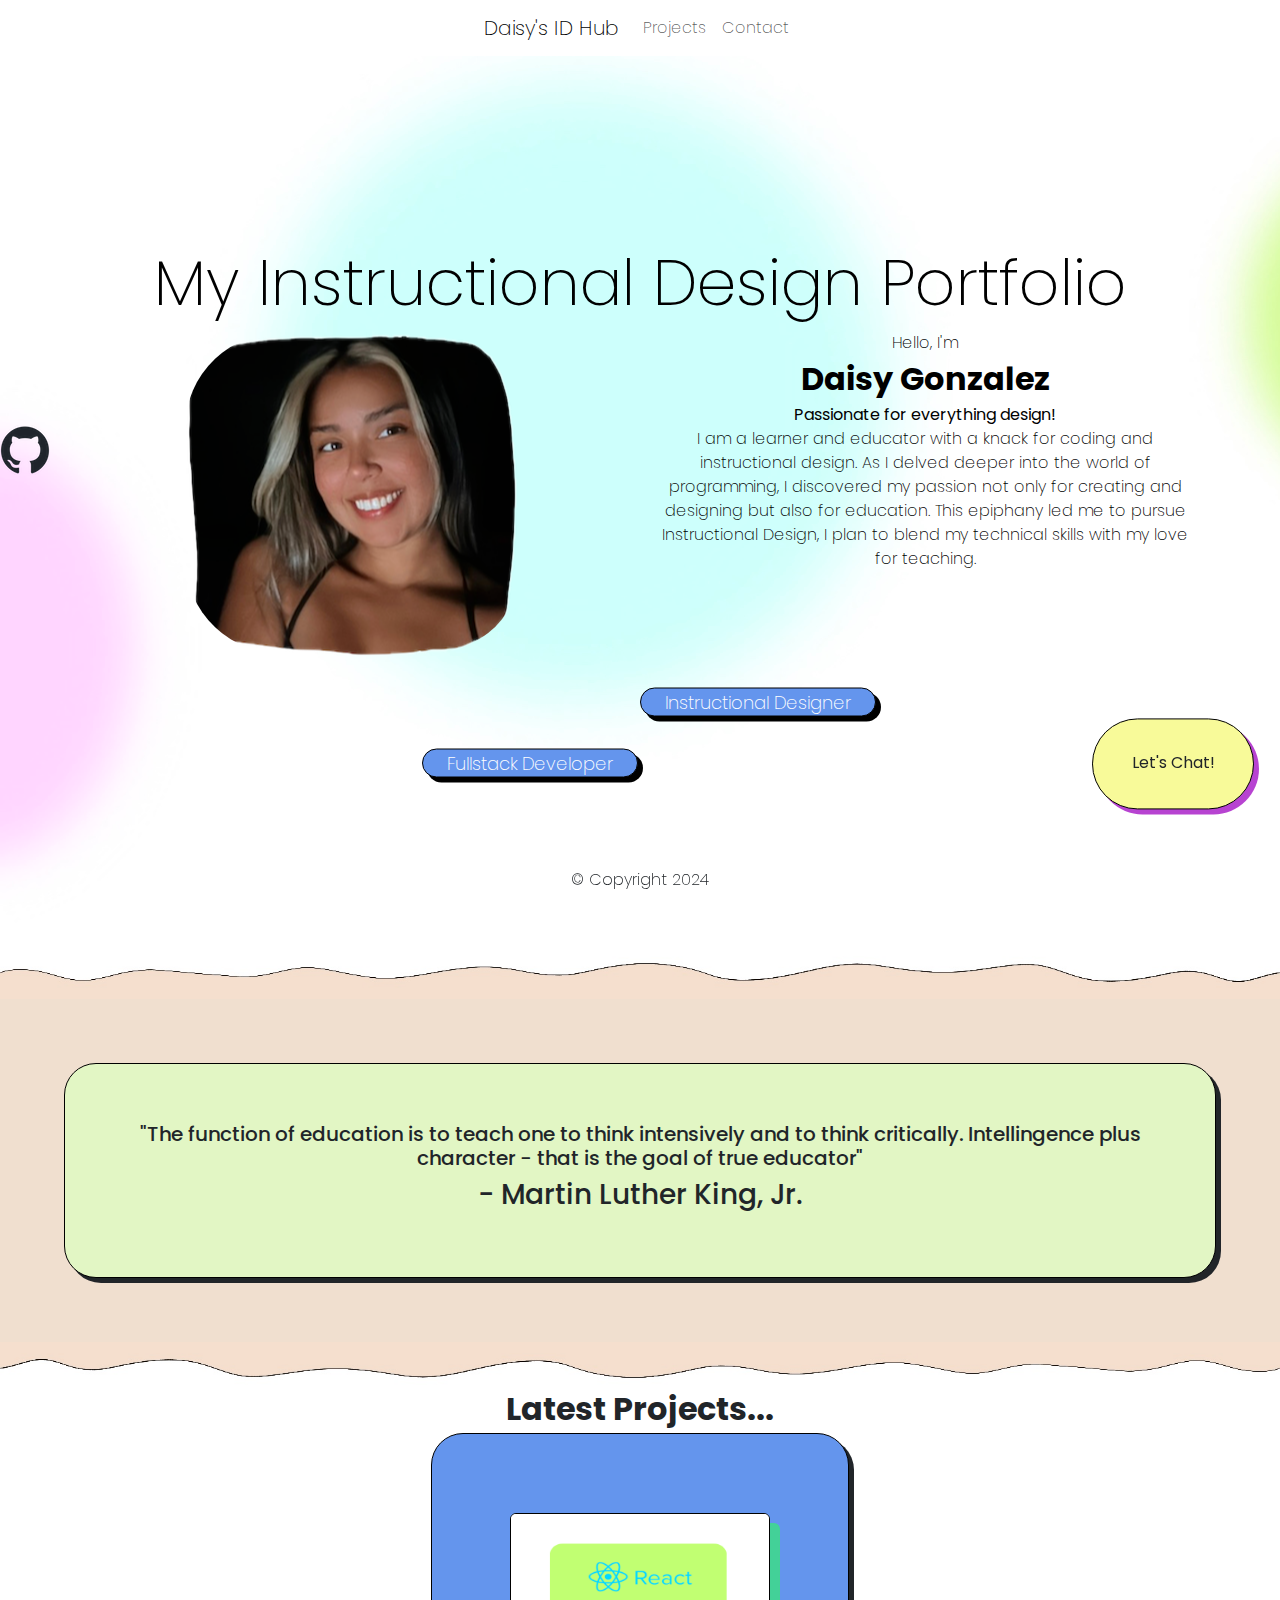
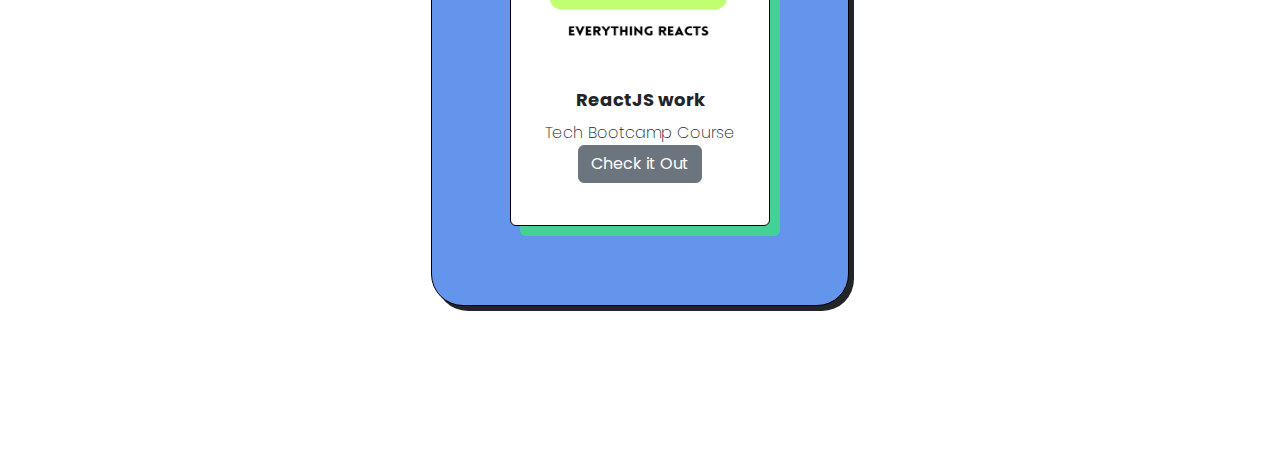
<file: html/index.html>
<!doctype html>
<html lang="en">

<head>
  <meta charset="utf-8">
  <meta name="viewport" content="width=device-width, initial-scale=1">
  <title>Daisy's ID Hub</title>
  <link href="https://cdn.jsdelivr.net/npm/bootstrap@5.3.3/dist/css/bootstrap.min.css" rel="stylesheet"
    integrity="sha384-QWTKZyjpPEjISv5WaRU9OFeRpok6YctnYmDr5pNlyT2bRjXh0JMhjY6hW+ALEwIH" crossorigin="anonymous">
  <link rel="stylesheet" href="/style/style.css">

  <link rel="preconnect" href="https://fonts.googleapis.com">
  <link rel="preconnect" href="https://fonts.gstatic.com" crossorigin>
  <link
    href="https://fonts.googleapis.com/css2?family=Poppins:ital,wght@0,100;0,200;0,300;0,400;0,500;0,600;0,700;0,800;0,900;1,100;1,200;1,300;1,400;1,500;1,600;1,700;1,800;1,900&display=swap"
    rel="stylesheet">
</head>

<body>

  <!-- Navbar -->
  <header>
    <nav class="navbar navbar-expand-lg bg-body-transparent">
      <div class="container-fluid">

        <div class="collapse navbar-collapse" id="navbar">
          <ul class="navbar-nav mx-auto">
            <a class="navbar-brand" href="/html/index.html">Daisy's ID Hub</a>
            <button class="navbar-toggler" type="button" data-bs-toggle="collapse" data-bs-target="#navbar"
              aria-controls="navbarNavDropdown" aria-expanded="false" aria-label="Toggle navigation">
              <span class="navbar-toggler-icon"></span>
            </button>
            <li class="nav-item">
              <a class="nav-link" href="/html/projects.html">Projects</a>
            </li>
            <li class="nav-item">
              <a class="nav-link" href="/html/contact.html">Contact</a>
            </li>
          </ul>
        </div>
      </div>
    </nav>
  </header>

  <!-- Main Banner -->
  
  <section class="bgimage" id="home">
    <div class="container-fluid">
      <div class="row">
        <div class="col-lg-12 col-md-12 col-sm-12 col-xs-12 hero-text">
          <p class="hero_title">My Instructional Design Portfolio</p>
          
          <div class="container text-center" id="AboutMePicture">
            <div class="row align-items-start">
              <div class="col">
                <img src="/images/ABTME.png" alt="AboutMePicture" id="aboutmeimg" style="border-radius: 30%;">
              </div>

              <div class="col" id="section__text">
                <p class="section__text__p1">Hello, I'm</p>
                <p class="title" style="font-size:xx-large; font-weight: bold;">Daisy Gonzalez</p>
                <p class="section__text__p2"><b>Passionate for everything design!</b></p>

                <p class="section__text__p3">
                  I am a learner and educator with a knack for coding and instructional design. As I
                  delved deeper into the world of programming, I discovered my passion not only for
                  creating and designing but also for education. This epiphany led me to pursue Instructional
                  Design, I plan to blend my technical skills with my love for teaching.
                </p>
              </div>
            </div>
        </div>

        <div class="container px-4">
          <div class="row g-5" style="margin-left: 50%;">
            <div class="col-sm-12" id="container-sign">
              <p class="">Instructional Designer</p>
            </div>
          </div>

          <div class="row g-5" style="margin-left: 30%;">
            <div class="col-lg-12" id="container-sign">
              <p class="">Fullstack Developer</p>
            </div>
          </div>
        </div>

      </div>
      </div>
    </div>
  </section>


  <div class="social">

    <a href="https://github.com/Daisygu19/DaisysIDHub" class="github" id="github-link">
      <img src="/images/github-mark.png" alt="Github logo">
    </a>

  </div>

  <!-- Divider -->
  <img src="/images/wavy-divider.jpg" alt="wavy divider" id="wavy-divider">

  <div class="quote-divider">
    <section id="quote-section">
      <h5>"The function of education is to teach one to think intensively and to think critically.
        Intellingence plus character - that is the goal of true educator"</h3>
      <h3>- Martin Luther King, Jr.</h5>
    </section>
  </div>

  <img src="/images/wavy-divider-bottom.jpg" alt="wavy divider" id="wavy-divider">

  <!-- Projects Divider -->
  <div class="Latest_Projects" style="font-size:xx-large; font-weight: bold;">Latest Projects...</div>
  <div class="CardContainer">

    <div class="card" style="width: 18rem;">
      <img src="/images/EverythingReactCover.png" class="card-img-top" alt="YU missing course image">
      <div class="card-body">
        <p class="card-title" style="font-size:large; font-weight: bold;">ReactJS work</p>
        <p class="card-text">Tech Bootcamp Course</p>
        <a href="/project pages/ReactJS.html" class="btn btn-secondary">Check it Out</a>
      </div>
    </div>
  </div>

  <!-- Floater -->
  <div class="contact-ref">
    <a href="/html/contact.html" class="btn">Let's Chat!</a>
  </div>

  <!-- Footer -->
  <footer class="fixed-bottom">
    <p class="footer_text"> &copy; Copyright 2024</p>
  </footer>

  <script src="https://cdn.jsdelivr.net/npm/bootstrap@5.3.3/dist/js/bootstrap.bundle.min.js"
    integrity="sha384-YvpcrYf0tY3lHB60NNkmXc5s9fDVZLESaAA55NDzOxhy9GkcIdslK1eN7N6jIeHz"
    crossorigin="anonymous"></script>
</body>

</html>
</file>
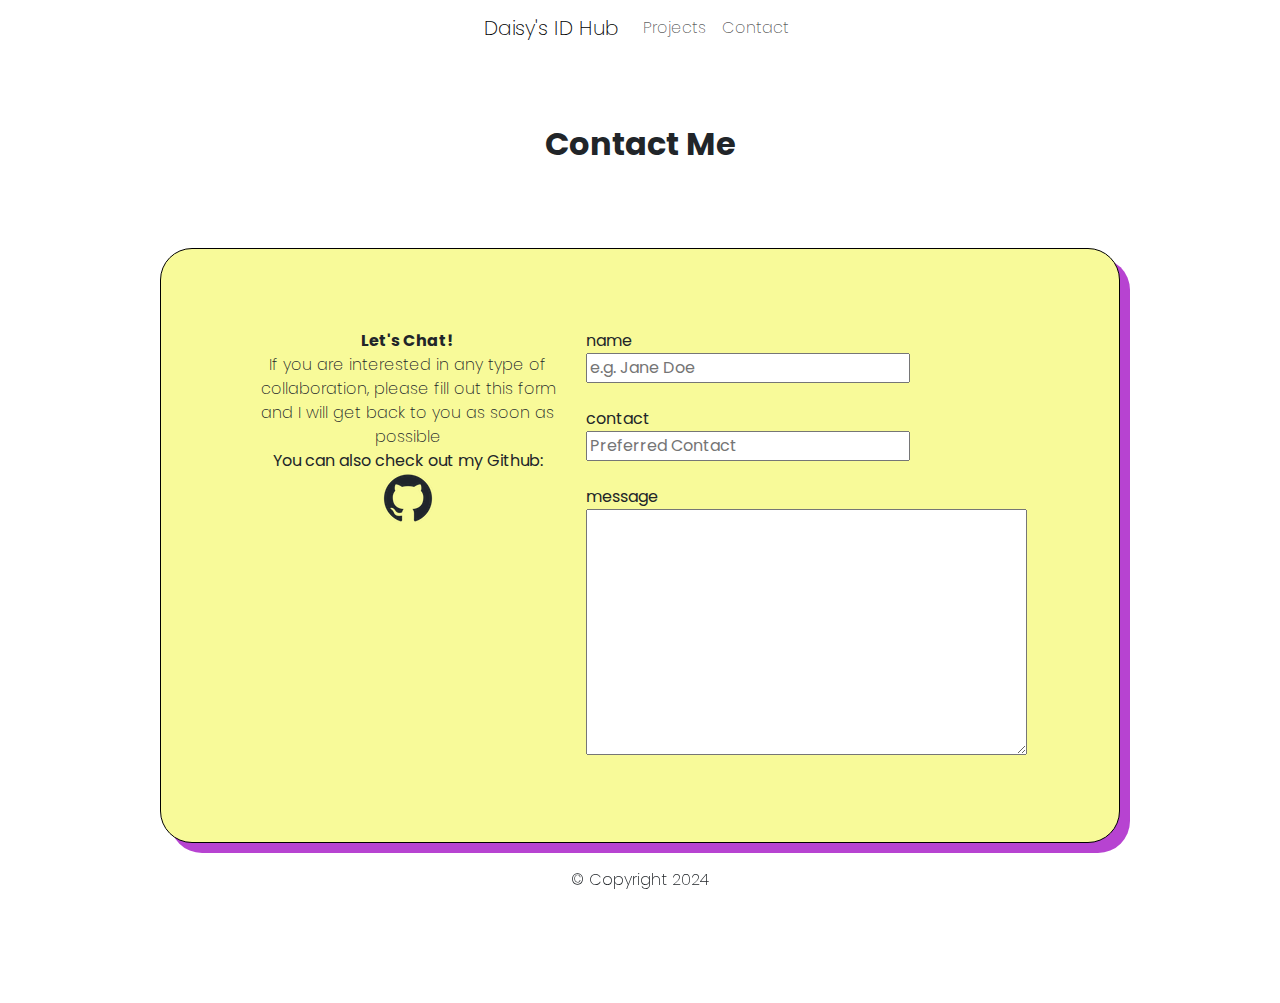
<file: html/contact.html>
<!doctype html>
<html lang="en">

<head>
  <meta charset="utf-8">
  <meta name="viewport" content="width=device-width, initial-scale=1">
  <title>Daisy's ID Hub</title>
  <link href="https://cdn.jsdelivr.net/npm/bootstrap@5.3.3/dist/css/bootstrap.min.css" rel="stylesheet"
    integrity="sha384-QWTKZyjpPEjISv5WaRU9OFeRpok6YctnYmDr5pNlyT2bRjXh0JMhjY6hW+ALEwIH" crossorigin="anonymous">
  <link rel="stylesheet" href="/style/style.css">

  <link rel="preconnect" href="https://fonts.googleapis.com">
  <link rel="preconnect" href="https://fonts.gstatic.com" crossorigin>
  <link
    href="https://fonts.googleapis.com/css2?family=Poppins:ital,wght@0,100;0,200;0,300;0,400;0,500;0,600;0,700;0,800;0,900;1,100;1,200;1,300;1,400;1,500;1,600;1,700;1,800;1,900&display=swap"
    rel="stylesheet">
</head>

<body>

  <!-- Navbar -->
  <header>
    <nav class="navbar navbar-expand-lg bg-body-transparent">
      <div class="container-fluid">

        <div class="collapse navbar-collapse" id="navbar">
          <ul class="navbar-nav mx-auto">
            <a class="navbar-brand" href="/html/index.html">Daisy's ID Hub</a>
            <button class="navbar-toggler" type="button" data-bs-toggle="collapse" data-bs-target="#navbar"
              aria-controls="navbarNavDropdown" aria-expanded="false" aria-label="Toggle navigation">
              <span class="navbar-toggler-icon"></span>
            </button>
            <li class="nav-item">
              <a class="nav-link" href="/html/projects.html">Projects</a>
            </li>
            <li class="nav-item">
              <a class="nav-link" href="/html/contact.html">Contact</a>
            </li>
          </ul>
        </div>
      </div>
    </nav>
  </header>

  <!-- Contact Divider-->

  <div class="title" style="font-size:xx-large; font-weight: bold; margin: 2em;">Contact Me</div>


  <section class="Contact" id="contact-section">
    <div class="container text-center" id="">
      <div class="row align-items-start">
        <div class="col">
          <p style="font-weight: bold;">Let's Chat!</p>
          <p>If you are interested in any type of collaboration, please fill out this form and I will get back to you as
            soon as possible </p>
          <div class="github__link">
            <p><b>You can also check out my Github:</b>
              <a href="https://github.com/Daisygu19/DaisysIDHub" class="github" id="github-link"><br>
                <img src="/images/github-mark.png" alt="Github logo">
              </a>
            </p>
          </div>
        </div>

        <div class="col" id="section__text">
          <form action="">
            <p><b>name</b></p>
            <input type="text" id="name" placeholder="e.g. Jane Doe"><br><br>
            <p><b>contact</b></p>
            <input type="text" id="contact" placeholder="Preferred Contact"><br><br>
            <p><b>message</b></p>
            <textarea name="txtArea" rows="10" cols="30"></textarea>
          </form>
        </div>
      </div>
    </div>

  </section>

  <!-- Footer -->

  <footer class="fixed-bottom">
    <p class="footer_text"> &copy; Copyright 2024</p>
  </footer>

  <script src="https://cdn.jsdelivr.net/npm/bootstrap@5.3.3/dist/js/bootstrap.bundle.min.js"
    integrity="sha384-YvpcrYf0tY3lHB60NNkmXc5s9fDVZLESaAA55NDzOxhy9GkcIdslK1eN7N6jIeHz"
    crossorigin="anonymous"></script>
</body>

</html>
</file>
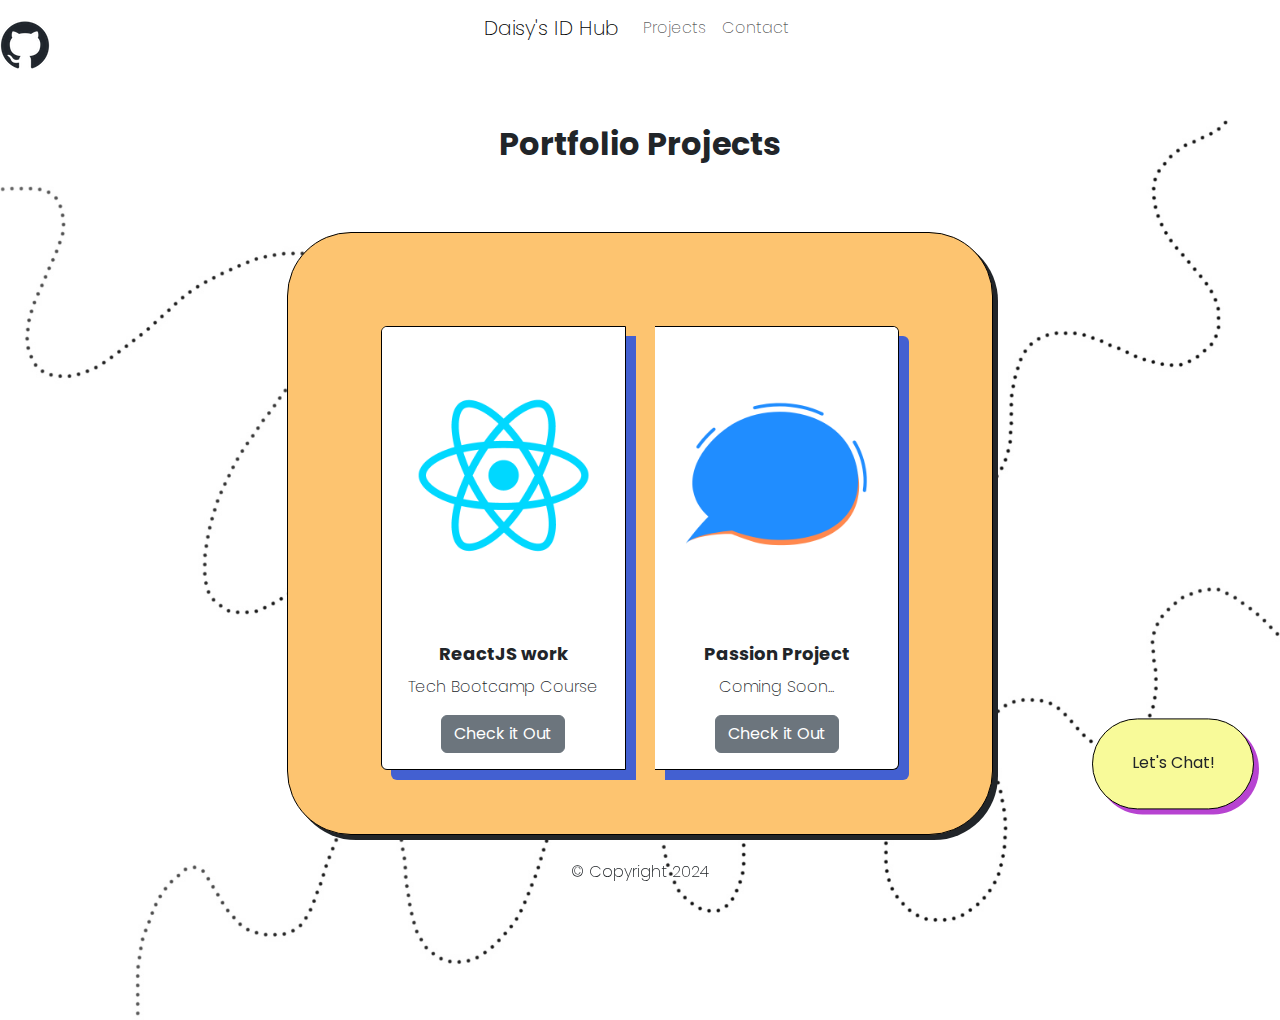
<file: html/projects.html>
<!doctype html>
<html lang="en">

<head>
  <meta charset="utf-8">
  <meta name="viewport" content="width=device-width, initial-scale=1">
  <title>Daisy's ID Hub</title>

  <link href="https://cdn.jsdelivr.net/npm/bootstrap@5.3.3/dist/css/bootstrap.min.css" rel="stylesheet"
    integrity="sha384-QWTKZyjpPEjISv5WaRU9OFeRpok6YctnYmDr5pNlyT2bRjXh0JMhjY6hW+ALEwIH" crossorigin="anonymous">
  <link rel="stylesheet" href="/style/projects.css">

  <link rel="preconnect" href="https://fonts.googleapis.com">
  <link rel="preconnect" href="https://fonts.gstatic.com" crossorigin>
  <link
    href="https://fonts.googleapis.com/css2?family=Poppins:ital,wght@0,100;0,200;0,300;0,400;0,500;0,600;0,700;0,800;0,900;1,100;1,200;1,300;1,400;1,500;1,600;1,700;1,800;1,900&display=swap"
    rel="stylesheet">
</head>

<body>

  <!-- Navbar -->
  <header>
    <nav class="navbar navbar-expand-lg bg-body-transparent">
      <div class="container-fluid">

        <div class="collapse navbar-collapse" id="navbar">
          <ul class="navbar-nav mx-auto">
            <a class="navbar-brand" href="/html/index.html">Daisy's ID Hub</a>
            <button class="navbar-toggler" type="button" data-bs-toggle="collapse" data-bs-target="#navbar"
              aria-controls="navbarNavDropdown" aria-expanded="false" aria-label="Toggle navigation">
              <span class="navbar-toggler-icon"></span>
            </button>
            <li class="nav-item">
              <a class="nav-link" href="/html/projects.html">Projects</a>
            </li>
            <li class="nav-item">
              <a class="nav-link" href="/html/contact.html">Contact</a>
            </li>
          </ul>
        </div>
      </div>
    </nav>
  </header>


  <!-- Projects Divider-->

  <section class="projects-hero">

    <div class="title" style="font-size:xx-large; font-weight: bold; margin: 2em;">Portfolio Projects</div>

    <div class="CardContainer" id="Project-Container">
      <div class="row">
        <div class="col">
          <div class="card-group">

            <div class="card" style="width: 18rem;">
              <img src="/images/ReactJS-img.png" class="card-img-top" alt="React-Project">
              <div class="card-body">
                <p class="card-title" style="font-size:large; font-weight: bold;">ReactJS work</p>
                <p class="card-text">Tech Bootcamp Course</p>
                <a href="/project pages/ReactJS.html" class="btn btn-secondary">Check it Out</a>
              </div>
            </div>

            <div class="card" style="width: 18rem;">
              <img src="/images/Passion-Project-img.png" class="card-img-top" alt="Passion Project">
              <div class="card-body">
                <p class="card-title" style="font-size:large; font-weight: bold;">Passion Project</p>
                <p class="card-text">Coming Soon...</p>
                <a href="/project pages/passionproject.html" class="btn btn-secondary">Check it Out</a>
              </div>
            </div>
          </div>
        </div>
      </div>
    </div>
  </section>

  <!-- Floaters -->
  <div class="contact-ref">
    <a href="/html/contact.html" class="btn">Let's Chat!</a>
  </div>

  <div class="social">
    <a href="https://github.com/Daisygu19/DaisysIDHub" class="github" id="github-link">
      <img src="/images/github-mark.png" alt="Github logo">
    </a>
  </div>


  <!-- Footer -->
  <footer class="fixed-bottom">
    <p class="footer_text"> &copy; Copyright 2024</p>
  </footer>

  <script src="https://cdn.jsdelivr.net/npm/bootstrap@5.3.3/dist/js/bootstrap.bundle.min.js"
    integrity="sha384-YvpcrYf0tY3lHB60NNkmXc5s9fDVZLESaAA55NDzOxhy9GkcIdslK1eN7N6jIeHz"
    crossorigin="anonymous"></script>
</body>

</html>
</file>
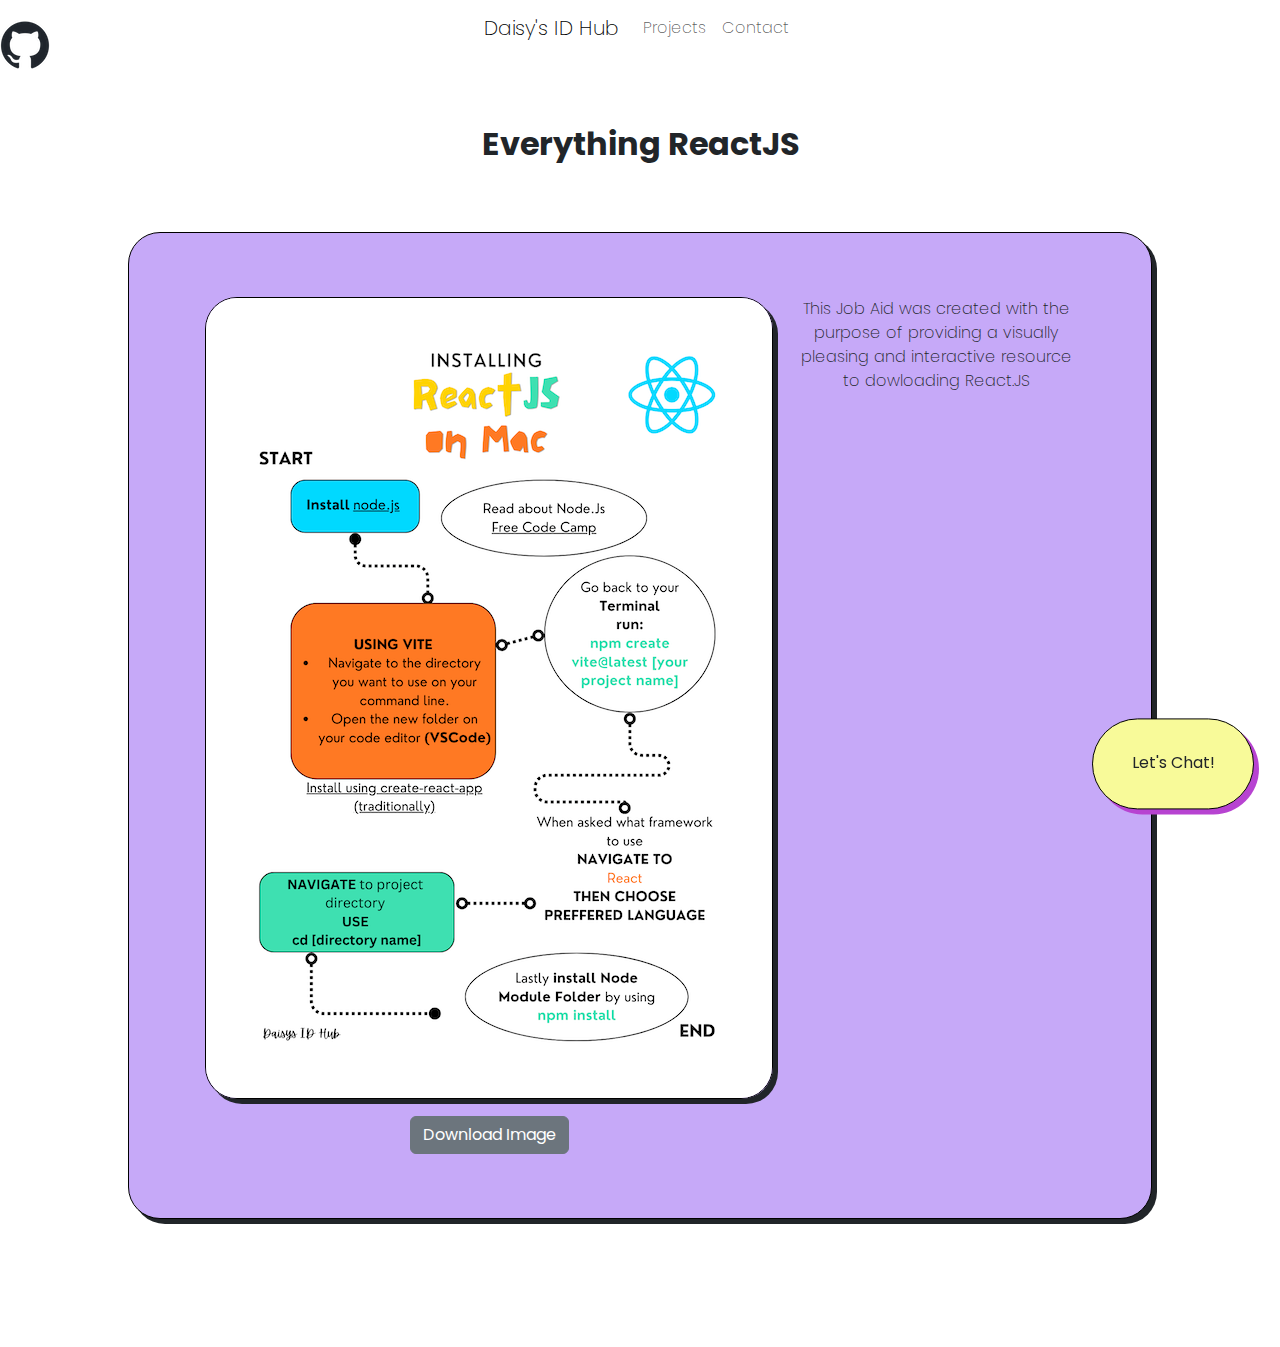
<file: project pages/ReactJS.html>
<!doctype html>
<html lang="en">

<head>
  <meta charset="utf-8">
  <meta name="viewport" content="width=device-width, initial-scale=1">
  <title>Daisy's ID Hub</title>
  <link href="https://cdn.jsdelivr.net/npm/bootstrap@5.3.3/dist/css/bootstrap.min.css" rel="stylesheet"
    integrity="sha384-QWTKZyjpPEjISv5WaRU9OFeRpok6YctnYmDr5pNlyT2bRjXh0JMhjY6hW+ALEwIH" crossorigin="anonymous">
  <link rel="stylesheet" href="/style/projects.css">

  <link rel="preconnect" href="https://fonts.googleapis.com">
  <link rel="preconnect" href="https://fonts.gstatic.com" crossorigin>
  <link
    href="https://fonts.googleapis.com/css2?family=Poppins:ital,wght@0,100;0,200;0,300;0,400;0,500;0,600;0,700;0,800;0,900;1,100;1,200;1,300;1,400;1,500;1,600;1,700;1,800;1,900&display=swap"
    rel="stylesheet">
</head>

<body>
  <header>
    <nav class="navbar navbar-expand-lg bg-body-transparent">
      <div class="container-fluid">

        <div class="collapse navbar-collapse" id="navbar">
          <ul class="navbar-nav mx-auto">
            <a class="navbar-brand" href="/html/index.html">Daisy's ID Hub</a>
            <button class="navbar-toggler" type="button" data-bs-toggle="collapse" data-bs-target="#navbar"
              aria-controls="navbarNavDropdown" aria-expanded="false" aria-label="Toggle navigation">
              <span class="navbar-toggler-icon"></span>
            </button>
            <li class="nav-item">
              <a class="nav-link" href="/html/projects.html">Projects</a>
            </li>
            <li class="nav-item">
              <a class="nav-link" href="/html/contact.html">Contact</a>
            </li>
          </ul>
        </div>
      </div>
    </nav>
  </header>

  <div class="social">

    <a href="https://github.com/Daisygu19/DaisysIDHub" class="github" id="github-link">
      <img src="/images/github-mark.png" alt="Github logo">
    </a>

  </div>

  <p class="Heading__text" style="font-size:xx-large; font-weight: bold;">Everything ReactJS</p>

  <section id="ReactJSJobAid">
    <div class="container">
      <div class="row align-items-start">
        <div class="col">
          <img src="/images/Installing ReactJS.png" alt="ReactJS Installation Job Aid" id="reactjsinstallimg">
          <a href="/images/Installing ReactJS.png" download class="btn btn-secondary" style="margin-top: 3%;">Download
            Image</a>
        </div>

        <div class="col" id="section__text">
          <p>This Job Aid was created with the purpose of providing a visually pleasing and interactive resource to
            dowloading React.JS</p>
        </div>
      </div>
    </div>
  </section>

  <div class="contact-ref">
    <a href="/html/contact.html" class="btn">Let's Chat!</a>
  </div>

  <!--<div class="survey_link">
        <div data-tf-live="01HSY6250QVR66N689KJMENYVJ"></div><script src="//embed.typeform.com/next/embed.js"></script>
      </div>-->

  <script src="https://cdn.jsdelivr.net/npm/bootstrap@5.3.3/dist/js/bootstrap.bundle.min.js"
    integrity="sha384-YvpcrYf0tY3lHB60NNkmXc5s9fDVZLESaAA55NDzOxhy9GkcIdslK1eN7N6jIeHz"
    crossorigin="anonymous"></script>
</body>

</html>
</file>
<file: style/style.css>
/*main CSS*/
body {
    text-align: center;
    font-family: "Poppins", sans-serif;
    font-weight: 200;
    font-style: normal;
    height: 100%;
}

nav {
    text-align: center;
}

/*index page CSS*/

.quote-divider {
    background-color: #f0dfcf;
    margin: 0%;
    padding: 5%;
}

#quote-section {
    margin: 0%;
    padding: 5%;
    border: solid black;
    border-width: thin;
    border-radius: 2rem;
    background-color: rgb(226, 246, 196);
    box-shadow: 5px 5px;
}

#container-sign {
    border: solid black;
    border-width: thin;
    border-radius: 150px;
    width: fit-content;
    height: fit-content;

    margin-top: 5rem;
    background-color: cornflowerblue;
    box-shadow: 5px 5px rgb(0, 0, 0);
    font-size: large;
    color: rgb(255, 255, 255);
}

#wavy-divider {
    width: 100%;
}

p {
    margin: 0%;
}

/*Card CSS*/

.CardContainer {
    display: flex;
    justify-content: center;
    border: solid black;
    border-width: thin;
    border-radius: 2rem;
    width: fit-content;
    height: fit-content;
    margin: auto;
    padding: 5%;
    margin-bottom: 10rem;
    background-color: cornflowerblue;
    box-shadow: 5px 5px;
}

.card {
    margin: 5%;
    width: fit-content;
    height: auto;
    box-shadow: 5px 5px;
    border: solid black;
    border-width: thin;
    box-shadow: 10px 10px rgb(67, 209, 152);
}

.card-img-top {
    width: 100%;
    height: 50%;
}

.survey_link {
    display: flex;
    justify-content: center;
    border: solid black;
    border-width: thin;
    border-radius: 2rem;
    width: 50%;
    height: fit-content;
    margin: auto;
    padding: 2%;
    margin-bottom: 10rem;
}


/*floaters*/
.contact-ref {
    display: flex;
    position: fixed;
    bottom: 5%;
    right: 2%;
    transform: translateY(-50%);

    border: solid black;
    border-width: thin;
    border-radius: 600px;
    width: fit-content;
    height: fit-content;
    margin: auto;
    padding: 2%;
    background-color: rgb(248, 250, 153);
    box-shadow: 5px 5px rgb(183, 67, 209);
}

.social {
    display: flex;
    position: fixed;
    top: 50%;
    left: 0;
    transform: translateY(-50%);
}

/*contact page CSS*/

#contact-section {
    display: flex;
    justify-content: center;
    border: solid rgb(0, 0, 0);
    border-width: thin;
    border-radius: 2rem;
    width: fit-content;
    height: fit-content;
    padding: 5rem;
    margin-left: 10rem;
    margin-right: 10rem;
    margin-bottom: 10rem;
    margin-top: 5rem;
    background-color: rgb(248, 250, 153);
    box-shadow: 10px 10px rgb(183, 67, 209);
}

form {
    text-align: left;
    font-weight: 100;
}

#comment_box {
    height: 10rem;
}

footer {
    position: relative;
    bottom: 0;
    width: 100%;
    height: 2em;
}


/* hero background image */
.bgimage {
    height: 100vh;
    background: url('/images/home-hero-image.jpg');
    background-size: cover;
    position: relative;
}

/* text css above hero image*/
.hero_title {
    font-size: 4rem;
}

.hero_desc {
    font-size: 2rem;
}

.hero-text {
    text-align: center;
    position: absolute;
    top: 50%;
    left: 50%;
    transform: translate(-50%, -50%);
    color: rgb(0, 0, 0);
}
</file>
<file: style/projects.css>
/*main CSS*/
body {
    text-align: center;
    font-family: "Poppins", sans-serif;
    font-weight: 200;
    font-style: normal;
    height: 100%;
}

nav {
    text-align: center;
}

/*floaters*/

.social {
    display: flex;
    position: fixed;
    top: 5%;
    left: 10;
    transform: translateY(-50%);
}

.contact-ref {
    display: flex;
    position: fixed;
    bottom: 5%;
    right: 2%;
    transform: translateY(-50%);

    border: solid black;
    border-width: thin;
    border-radius: 150px;
    width: fit-content;
    height: fit-content;
    margin: auto;
    padding: 2%;
    background-color: rgb(248, 250, 153);
    box-shadow: 5px 5px rgb(183, 67, 209);
}

.Heading__text {
    margin-top: 5%;
    margin-bottom: -5%;
}


/* hero background image */
.projects-hero {
    height: 100vh;
    background: url('/images/projects-hero-image.jpg');
    background-size: cover;
    position: relative;
}

/* text css above hero image*/
.hero_title {
    font-size: 4.5rem;
}

.hero_desc {
    font-size: 2rem;
}

.hero-text {
    text-align: center;
    position: absolute;
    top: 50%;
    left: 50%;
    transform: translate(-50%, -50%);
    color: rgb(0, 0, 0);
}

.CardContainer {
    display: flex;
    justify-content: center;
    border: solid black;
    border-width: thin;
    border-radius: 4rem;
    width: fit-content;
    height: fit-content;
    margin: auto;
    padding: 5%;
    margin-bottom: 10rem;
    background-color: #fdc470;
    box-shadow: 5px 5px;
}

.card {
    margin: 5%;
    box-shadow: 5px 5px;
    border: solid black;
    border-width: thin;
    box-shadow: 10px 10px rgb(67, 96, 209)
}

#ReactJSJobAid {
    margin: 10%;
    padding: 5%;
    border: solid black;
    border-width: thin;
    border-radius: 2rem;
    background-color: rgb(198, 169, 248);
    box-shadow: 5px 5px;
}

#reactjsinstallimg {
    box-shadow: 5px 5px;
    border: solid black;
    border-width: thin;
    border-radius: 2rem;
}
</file>
